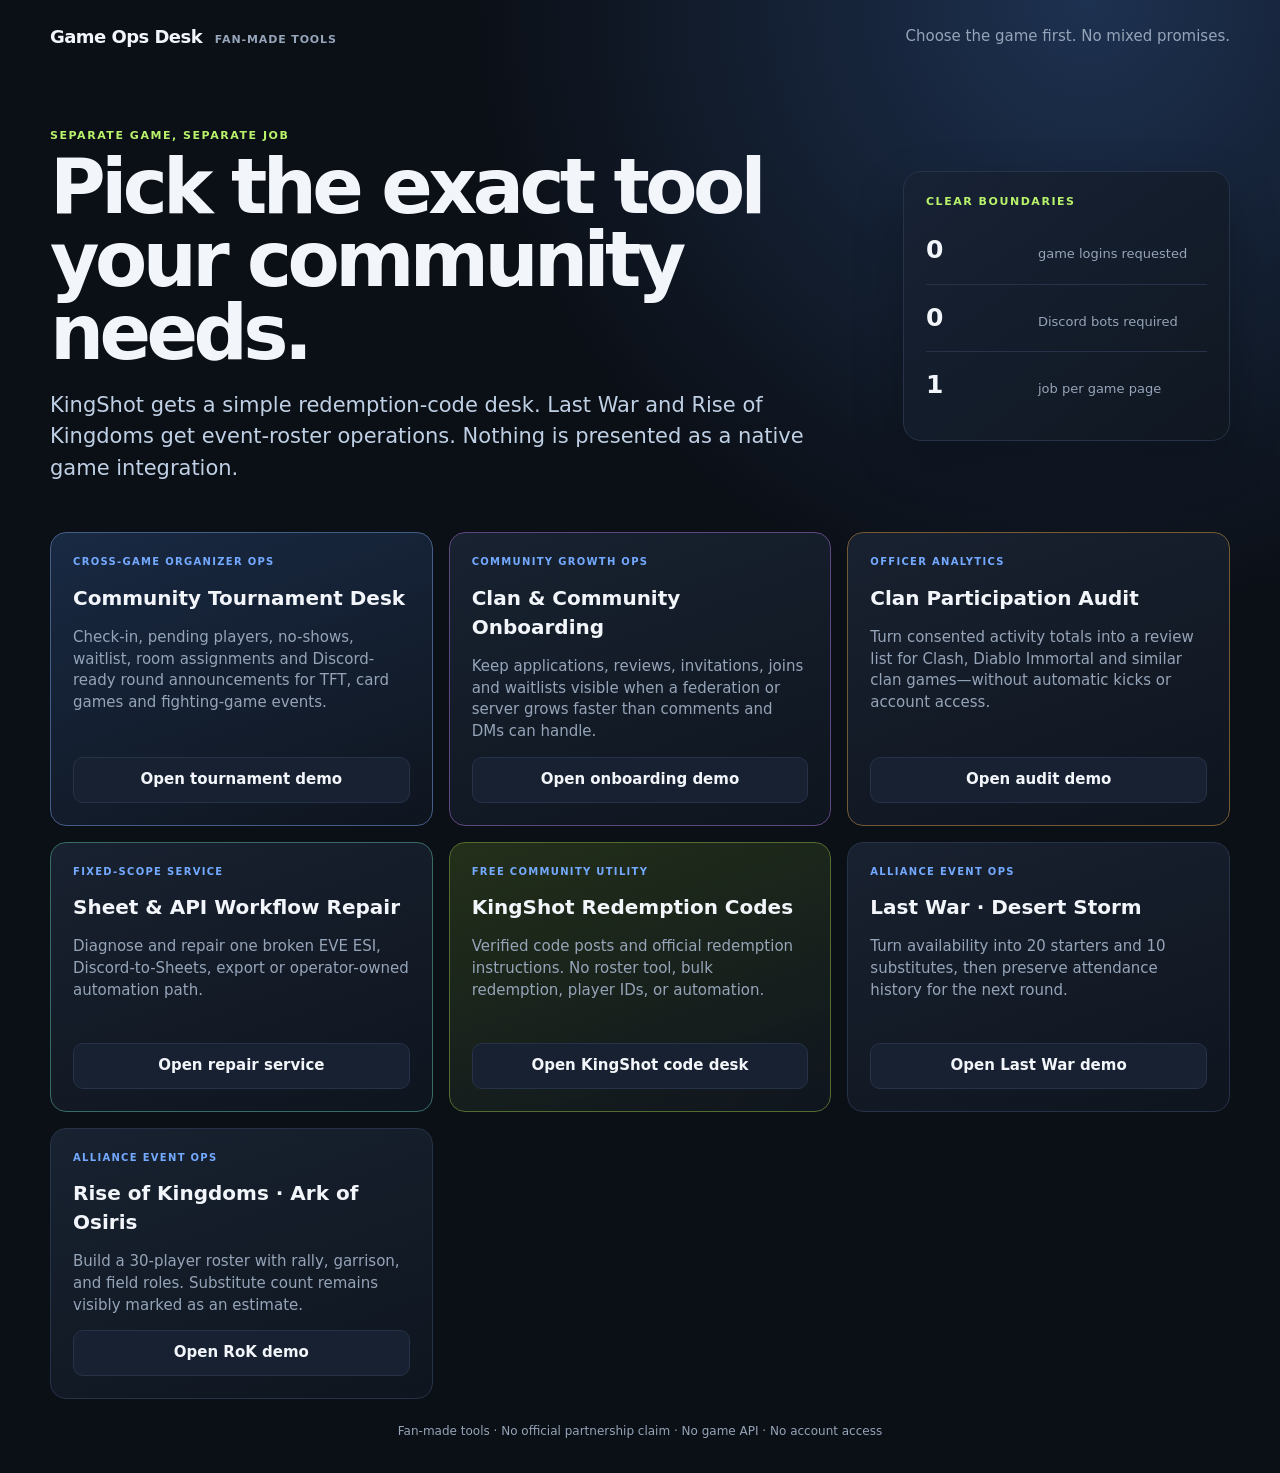
<file: index.html>
<!doctype html>
<html lang="en">
  <head>
    <meta charset="utf-8">
    <meta name="viewport" content="width=device-width, initial-scale=1">
    <title>Game Ops Desk — one clear tool per game</title>
    <link rel="stylesheet" href="./styles.css">
  </head>
  <body>
    <main>
      <header class="topbar">
        <a class="brand" href="./">Game Ops Desk <span>fan-made tools</span></a>
        <span class="muted">Choose the game first. No mixed promises.</span>
      </header>

      <section class="hero hub-hero">
        <div class="hero-copy">
          <span class="eyebrow">Separate game, separate job</span>
          <h1>Pick the exact tool your community needs.</h1>
          <p class="hero-lead">KingShot gets a simple redemption-code desk. Last War and Rise of Kingdoms get event-roster operations. Nothing is presented as a native game integration.</p>
        </div>
        <aside class="outcome-card">
          <span class="eyebrow">Clear boundaries</span>
          <div class="outcome-stat"><strong>0</strong><span>game logins requested</span></div>
          <div class="outcome-stat"><strong>0</strong><span>Discord bots required</span></div>
          <div class="outcome-stat"><strong>1</strong><span>job per game page</span></div>
        </aside>
      </section>

      <section class="product-grid" aria-label="Game tools">
        <article class="product-card tournament-card">
          <span class="product-tag">CROSS-GAME ORGANIZER OPS</span>
          <h2>Community Tournament Desk</h2>
          <p>Check-in, pending players, no-shows, waitlist, room assignments and Discord-ready round announcements for TFT, card games and fighting-game events.</p>
          <a class="button-link" href="./tournament.html">Open tournament demo</a>
        </article>

        <article class="product-card onboarding-card">
          <span class="product-tag">COMMUNITY GROWTH OPS</span>
          <h2>Clan & Community Onboarding</h2>
          <p>Keep applications, reviews, invitations, joins and waitlists visible when a federation or server grows faster than comments and DMs can handle.</p>
          <a class="button-link" href="./onboarding.html">Open onboarding demo</a>
        </article>

        <article class="product-card audit-card">
          <span class="product-tag">OFFICER ANALYTICS</span>
          <h2>Clan Participation Audit</h2>
          <p>Turn consented activity totals into a review list for Clash, Diablo Immortal and similar clan games—without automatic kicks or account access.</p>
          <a class="button-link" href="./audit.html">Open audit demo</a>
        </article>

        <article class="product-card repair-card">
          <span class="product-tag">FIXED-SCOPE SERVICE</span>
          <h2>Sheet & API Workflow Repair</h2>
          <p>Diagnose and repair one broken EVE ESI, Discord-to-Sheets, export or operator-owned automation path.</p>
          <a class="button-link" href="./integration-repair.html">Open repair service</a>
        </article>

        <article class="product-card kingshot-card">
          <span class="product-tag">FREE COMMUNITY UTILITY</span>
          <h2>KingShot Redemption Codes</h2>
          <p>Verified code posts and official redemption instructions. No roster tool, bulk redemption, player IDs, or automation.</p>
          <a class="button-link" href="./kingshot.html">Open KingShot code desk</a>
        </article>

        <article class="product-card">
          <span class="product-tag">ALLIANCE EVENT OPS</span>
          <h2>Last War · Desert Storm</h2>
          <p>Turn availability into 20 starters and 10 substitutes, then preserve attendance history for the next round.</p>
          <a class="button-link" href="./game.html?game=last_war">Open Last War demo</a>
        </article>

        <article class="product-card">
          <span class="product-tag">ALLIANCE EVENT OPS</span>
          <h2>Rise of Kingdoms · Ark of Osiris</h2>
          <p>Build a 30-player roster with rally, garrison, and field roles. Substitute count remains visibly marked as an estimate.</p>
          <a class="button-link" href="./game.html?game=rise_of_kingdoms">Open RoK demo</a>
        </article>
      </section>

      <footer>Fan-made tools · No official partnership claim · No game API · No account access</footer>
    </main>
  </body>
</html>
</file>
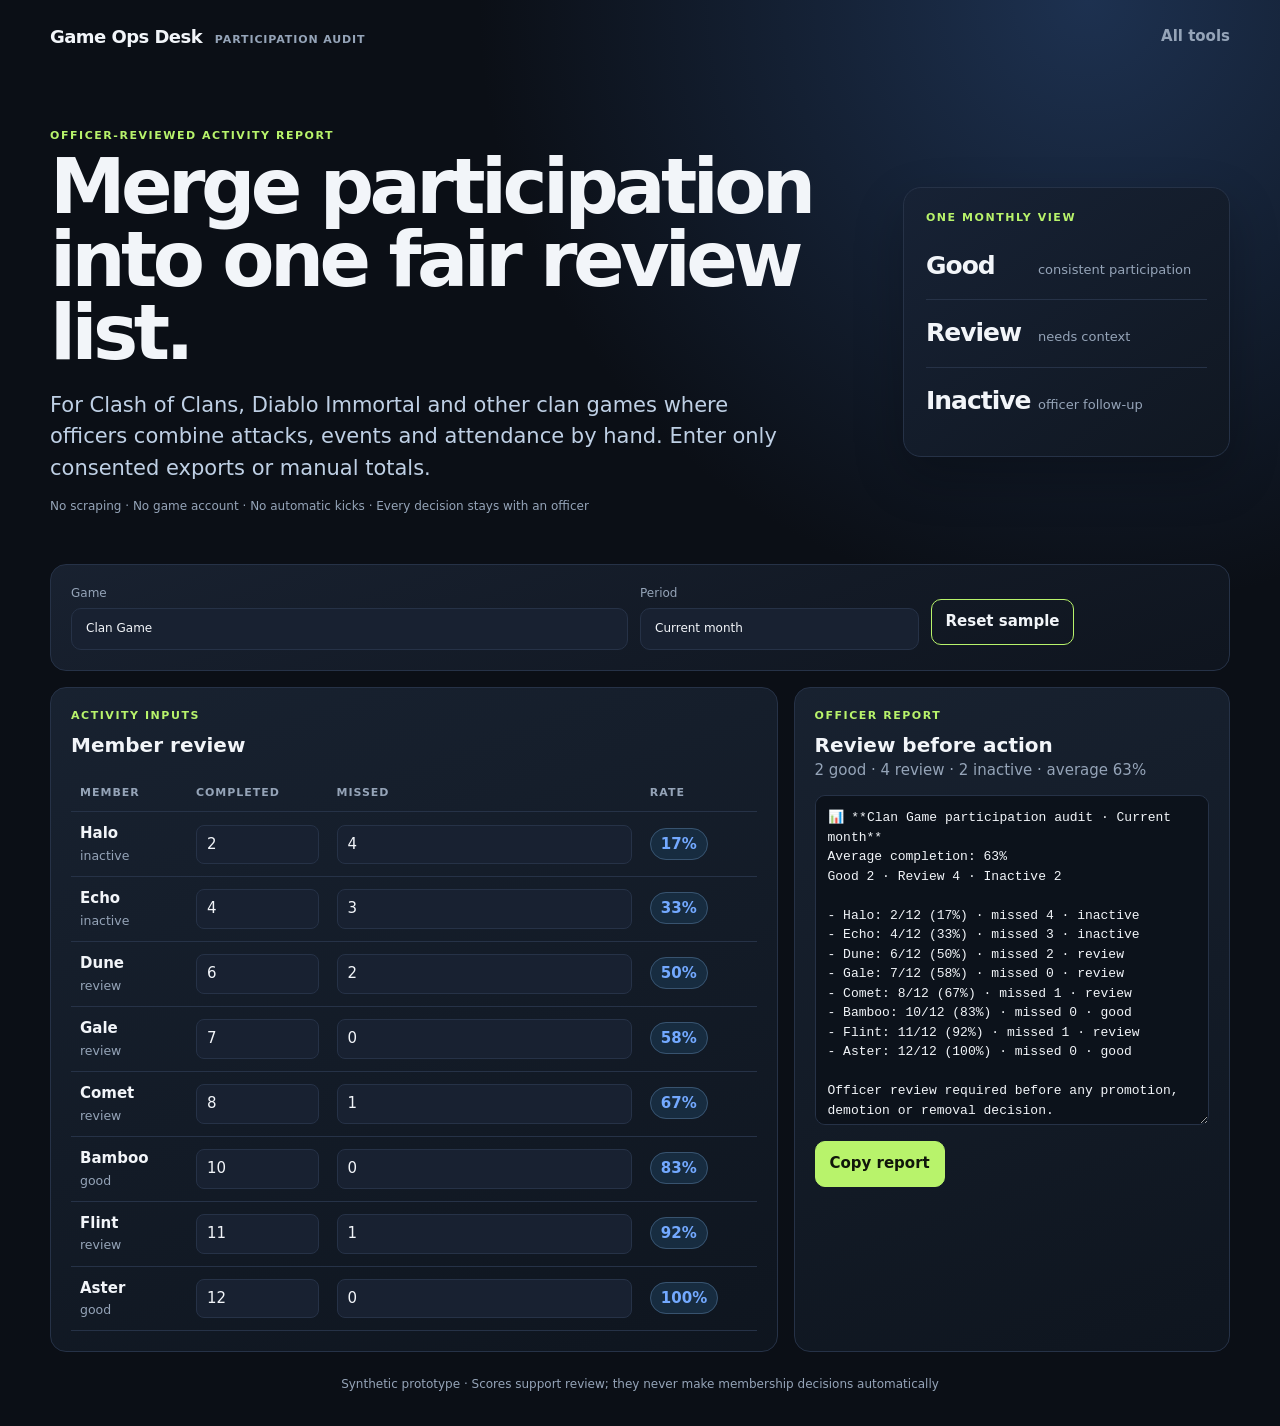
<file: audit.html>
<!doctype html><html lang="en"><head><meta charset="utf-8"><meta name="viewport" content="width=device-width, initial-scale=1"><title>Clan Participation Audit Demo</title><link rel="stylesheet" href="./styles.css"></head><body><main>
  <header class="topbar"><a class="brand" href="./">Game Ops Desk <span>participation audit</span></a><a class="text-link" href="./">All tools</a></header>
  <section class="hero compact-hero"><div class="hero-copy"><span class="eyebrow">Officer-reviewed activity report</span><h1>Merge participation into one fair review list.</h1><p class="hero-lead">For Clash of Clans, Diablo Immortal and other clan games where officers combine attacks, events and attendance by hand. Enter only consented exports or manual totals.</p><p class="trust-line">No scraping · No game account · No automatic kicks · Every decision stays with an officer</p></div><aside class="outcome-card"><span class="eyebrow">One monthly view</span><div class="outcome-stat"><strong>Good</strong><span>consistent participation</span></div><div class="outcome-stat"><strong>Review</strong><span>needs context</span></div><div class="outcome-stat"><strong>Inactive</strong><span>officer follow-up</span></div></aside></section>
  <section class="tournament-controls panel"><label>Game<input id="audit-game" value="Clan Game" maxlength="60"></label><label>Period<input id="audit-period" value="Current month" maxlength="40"></label><div class="data-actions"><button id="reset-audit" class="secondary">Reset sample</button></div></section>
  <section class="layout"><article class="panel"><div class="panel-title"><div><span class="eyebrow">Activity inputs</span><h2>Member review</h2></div></div><div class="table-wrap"><table><thead><tr><th>Member</th><th>Completed</th><th>Missed</th><th>Rate</th></tr></thead><tbody id="audit-rows"></tbody></table></div></article><article class="panel tournament-output-panel"><span class="eyebrow">Officer report</span><h2>Review before action</h2><p id="audit-summary" class="muted"></p><textarea id="audit-output" readonly></textarea><div class="data-actions"><button id="copy-audit">Copy report</button></div></article></section>
  <footer>Synthetic prototype · Scores support review; they never make membership decisions automatically</footer>
</main><script type="module" src="./audit.mjs"></script></body></html>
</file>
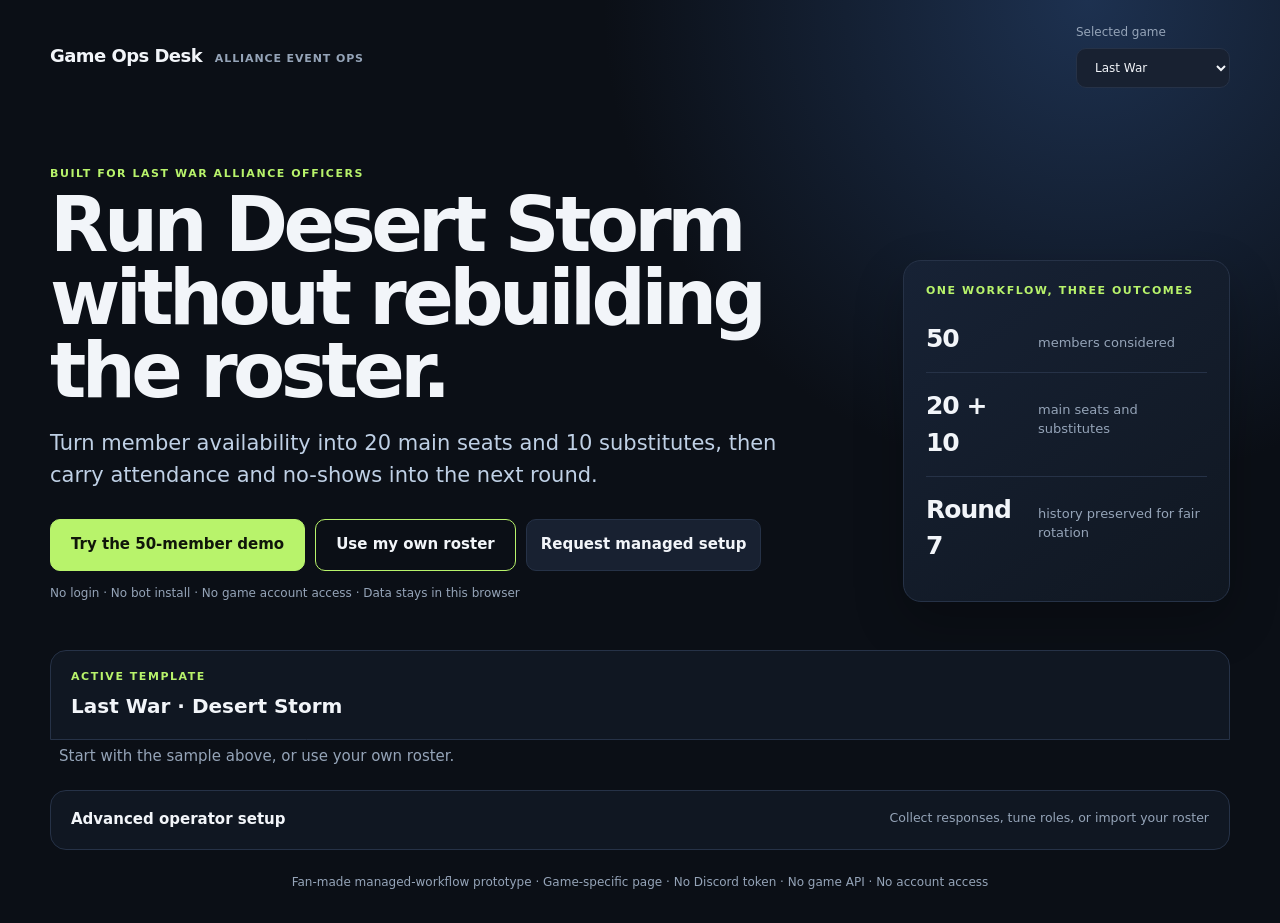
<file: game.html>
<!doctype html>
<html lang="en">
  <head>
    <meta charset="utf-8">
    <meta name="viewport" content="width=device-width, initial-scale=1">
    <title>Alliance Event Ops — game-specific roster demo</title>
    <link rel="stylesheet" href="./styles.css">
  </head>
  <body>
    <main>
      <header class="topbar">
        <a class="brand" href="./">Game Ops Desk <span>alliance event ops</span></a>
        <label class="game-picker">Selected game<select id="game"><option value="last_war">Last War</option><option value="rise_of_kingdoms">Rise of Kingdoms</option></select></label>
      </header>

      <section class="hero">
        <div class="hero-copy">
          <span class="eyebrow" id="hero-eyebrow">Built for Last War R4/R5 officers</span>
          <h1 id="hero-title">Build a fair Desert Storm roster in 30 seconds.</h1>
          <p class="hero-lead" id="hero-lead">Turn member availability into 20 starters and 10 substitutes—then carry attendance and no-shows into the next round automatically.</p>
          <div class="hero-actions">
            <button id="try-demo">Try the 50-member demo</button>
            <button id="open-setup" class="secondary">Use my own roster</button>
            <a id="request-setup" class="button-link" href="https://github.com/Whitening-Sinabro/alliance-ops-demo/issues/new?title=Alliance%20setup%20request&amp;body=Game%3A%0AEvent%3A%0AApproximate%20roster%20size%3A%0ACurrent%20tool%3A%0AManual%20failure%20to%20remove%3A%0A%0ADo%20not%20include%20player%20IDs%20or%20personal%20data." target="_blank" rel="noreferrer">Request managed setup</a>
          </div>
          <p class="trust-line">No login · No bot install · No game account access · Data stays in this browser</p>
        </div>
        <aside class="outcome-card" aria-label="Demo outcome">
          <span class="eyebrow">One workflow, three outcomes</span>
          <div class="outcome-stat"><strong id="outcome-members">50</strong><span>members considered</span></div>
          <div class="outcome-stat"><strong id="outcome-capacity">20 + 10</strong><span>main seats and substitutes</span></div>
          <div class="outcome-stat"><strong id="outcome-round">Round 7</strong><span>history preserved for fair rotation</span></div>
        </aside>
      </section>

      <section class="toolbar" id="workflow">
        <div><span class="eyebrow">Active template</span><h2 id="event-title"></h2></div>
        <div class="actions"><button id="generate">Generate fair roster</button><button id="attendance" class="secondary" disabled>Record attendance</button><button id="reset-state" class="danger">Clear local data</button></div>
      </section>

      <div id="storage-status" class="muted storage-status" role="status" aria-live="polite"></div>

      <section class="layout" id="roster-workspace">
        <article class="panel signups">
        <div class="panel-title"><div><span class="eyebrow">Step 1</span><h2>Availability</h2></div><span class="muted">Browser-local roster</span></div>
          <div class="table-wrap"><table><thead><tr><th>In</th><th>Member</th><th>Power</th><th>Roles</th><th>Picked</th><th>No-show</th></tr></thead><tbody id="signup-body"></tbody></table></div>
        </article>
        <article class="panel" id="roster-panel"></article>
      </section>

      <details class="advanced-panel" id="advanced-setup">
        <summary><span><strong>Advanced operator setup</strong><small>Collect responses, tune roles, or import your roster</small></span></summary>
        <details class="data-panel event-policy-panel">
          <summary>Configure the event</summary>
          <p>Confirm changing event values with an officer instead of treating this browser workflow as a native game integration.</p>
          <div id="event-policy-fields" class="event-policy-fields"></div>
          <div class="data-actions"><button id="apply-event-policy">Save event settings</button><button id="reset-event-policy" class="secondary">Restore sample defaults</button><span id="event-policy-status" class="muted inline-status" role="status" aria-live="polite"></span></div>
        </details>
        <details class="data-panel intake-panel">
          <summary>Collect member availability</summary>
          <p>Create a one-line response slip for a member, then paste collected slips into the officer box. Slips are round- and game-specific but not identity-authenticated; the officer must review them.</p>
          <div class="intake-grid">
            <section>
              <h3>Member · create response</h3>
              <div class="field-row">
                <label>Member<select id="response-member" aria-label="Response member"></select></label>
                <label>Availability<select id="response-availability" aria-label="Response availability"><option value="in">Available</option><option value="out">Unavailable</option></select></label>
              </div>
              <button id="create-response" class="secondary">Create response slip</button>
              <textarea id="response-output" readonly spellcheck="false" aria-label="Generated response slip"></textarea>
            </section>
            <section>
              <h3>Officer · apply responses</h3>
              <textarea id="response-batch" spellcheck="false" aria-label="Collected response slips" placeholder="Paste one AO1 response slip per line"></textarea>
              <div class="data-actions"><button id="apply-responses">Apply responses</button><button id="clear-availability" class="secondary">Clear availability</button></div>
            </section>
          </div>
          <div id="intake-status" class="muted inline-status" role="status" aria-live="polite"></div>
        </details>

        <details class="data-panel role-policy-panel">
          <summary>Set required roles</summary>
          <p>Set the minimum main-roster seats for each role. Event capacity and substitute limits stay fixed.</p>
          <div id="role-policy-fields" class="role-policy-fields"></div>
          <div class="data-actions"><button id="apply-role-policy">Save role policy</button><button id="reset-role-policy" class="secondary">Restore template defaults</button><span id="role-policy-status" class="muted inline-status" role="status" aria-live="polite"></span></div>
        </details>

        <details class="data-panel" id="roster-import">
          <summary>Import or export a roster CSV</summary>
          <p>Required columns: <code>id,name</code>. Roles use <code>|</code>, for example <code>rally_lead|defense</code>.</p>
          <textarea id="csv-input" spellcheck="false" aria-label="Roster CSV"></textarea>
          <div class="data-actions"><button id="import-csv">Import CSV</button><button id="export-csv" class="secondary">Export CSV</button><button id="load-sample" class="secondary">Reset to sample</button><span id="csv-status" class="muted inline-status"></span></div>
        </details>
      </details>

      <footer>Fan-made managed-workflow prototype · Game-specific page · No Discord token · No game API · No account access</footer>
    </main>
    <script type="module" src="./app.mjs"></script>
  </body>
</html>
</file>
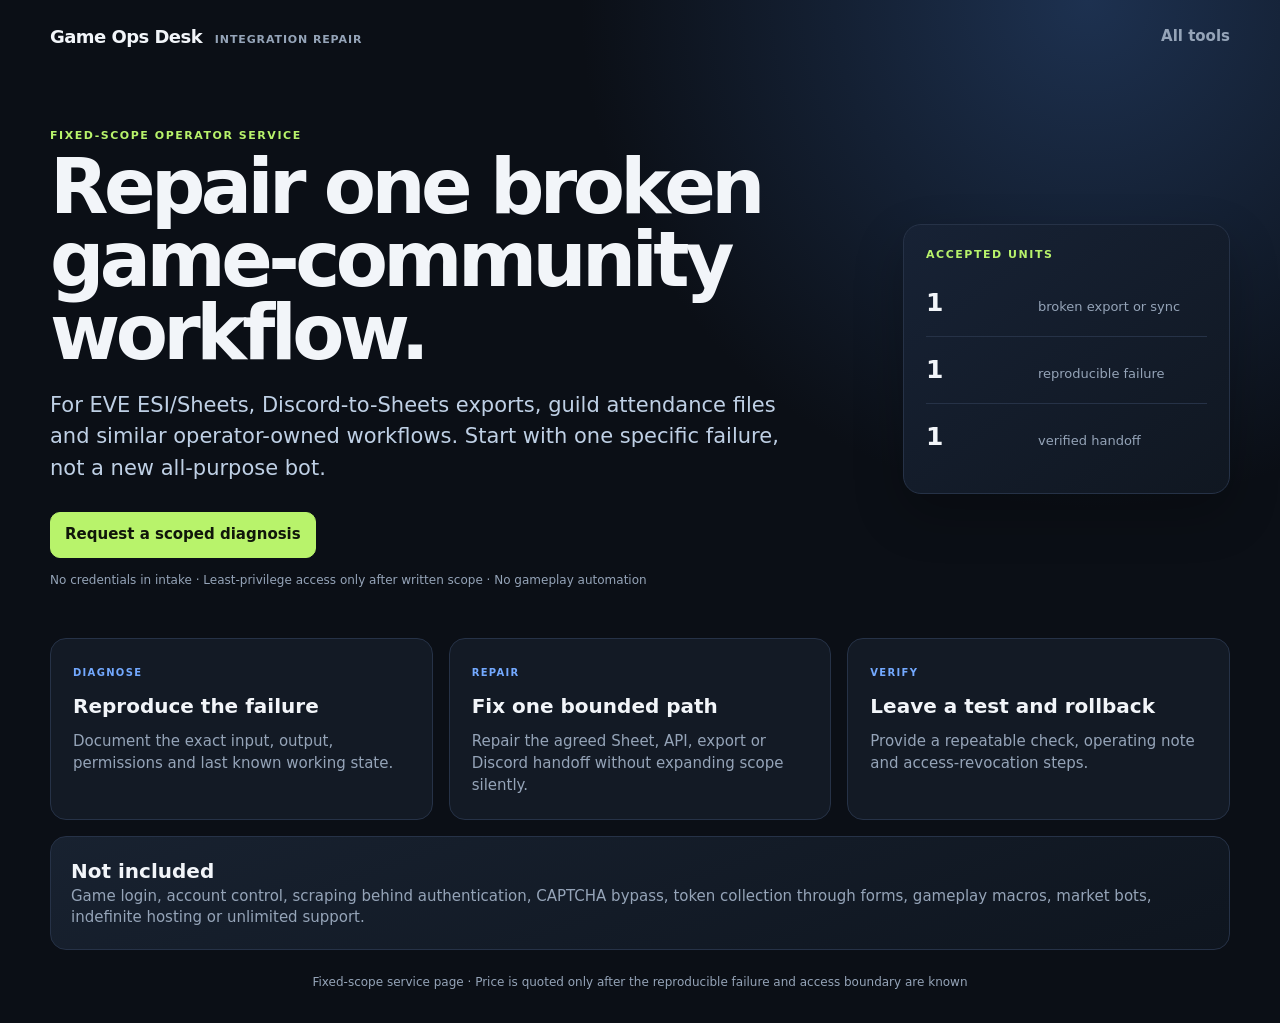
<file: integration-repair.html>
<!doctype html><html lang="en"><head><meta charset="utf-8"><meta name="viewport" content="width=device-width, initial-scale=1"><title>Game Community Sheet & API Repair</title><link rel="stylesheet" href="./styles.css"></head><body><main>
  <header class="topbar"><a class="brand" href="./">Game Ops Desk <span>integration repair</span></a><a class="text-link" href="./">All tools</a></header>
  <section class="hero compact-hero"><div class="hero-copy"><span class="eyebrow">Fixed-scope operator service</span><h1>Repair one broken game-community workflow.</h1><p class="hero-lead">For EVE ESI/Sheets, Discord-to-Sheets exports, guild attendance files and similar operator-owned workflows. Start with one specific failure, not a new all-purpose bot.</p><div class="hero-actions"><a class="button-link primary-link" href="https://github.com/Whitening-Sinabro/alliance-ops-demo/issues/new?title=Game%20community%20workflow%20repair&amp;body=Game%20or%20community%3A%0ACurrent%20tool%3A%0AExact%20failure%3A%0AExpected%20result%3A%0ALast%20time%20it%20worked%3A%0A%0ADo%20not%20include%20tokens%2C%20passwords%2C%20player%20IDs%20or%20private%20data." target="_blank" rel="noreferrer">Request a scoped diagnosis</a></div><p class="trust-line">No credentials in intake · Least-privilege access only after written scope · No gameplay automation</p></div><aside class="outcome-card"><span class="eyebrow">Accepted units</span><div class="outcome-stat"><strong>1</strong><span>broken export or sync</span></div><div class="outcome-stat"><strong>1</strong><span>reproducible failure</span></div><div class="outcome-stat"><strong>1</strong><span>verified handoff</span></div></aside></section>
  <section class="service-grid"><article><span class="product-tag">DIAGNOSE</span><h2>Reproduce the failure</h2><p>Document the exact input, output, permissions and last known working state.</p></article><article><span class="product-tag">REPAIR</span><h2>Fix one bounded path</h2><p>Repair the agreed Sheet, API, export or Discord handoff without expanding scope silently.</p></article><article><span class="product-tag">VERIFY</span><h2>Leave a test and rollback</h2><p>Provide a repeatable check, operating note and access-revocation steps.</p></article></section>
  <section class="panel boundary-panel"><h2>Not included</h2><p>Game login, account control, scraping behind authentication, CAPTCHA bypass, token collection through forms, gameplay macros, market bots, indefinite hosting or unlimited support.</p></section>
  <footer>Fixed-scope service page · Price is quoted only after the reproducible failure and access boundary are known</footer>
</main></body></html>
</file>
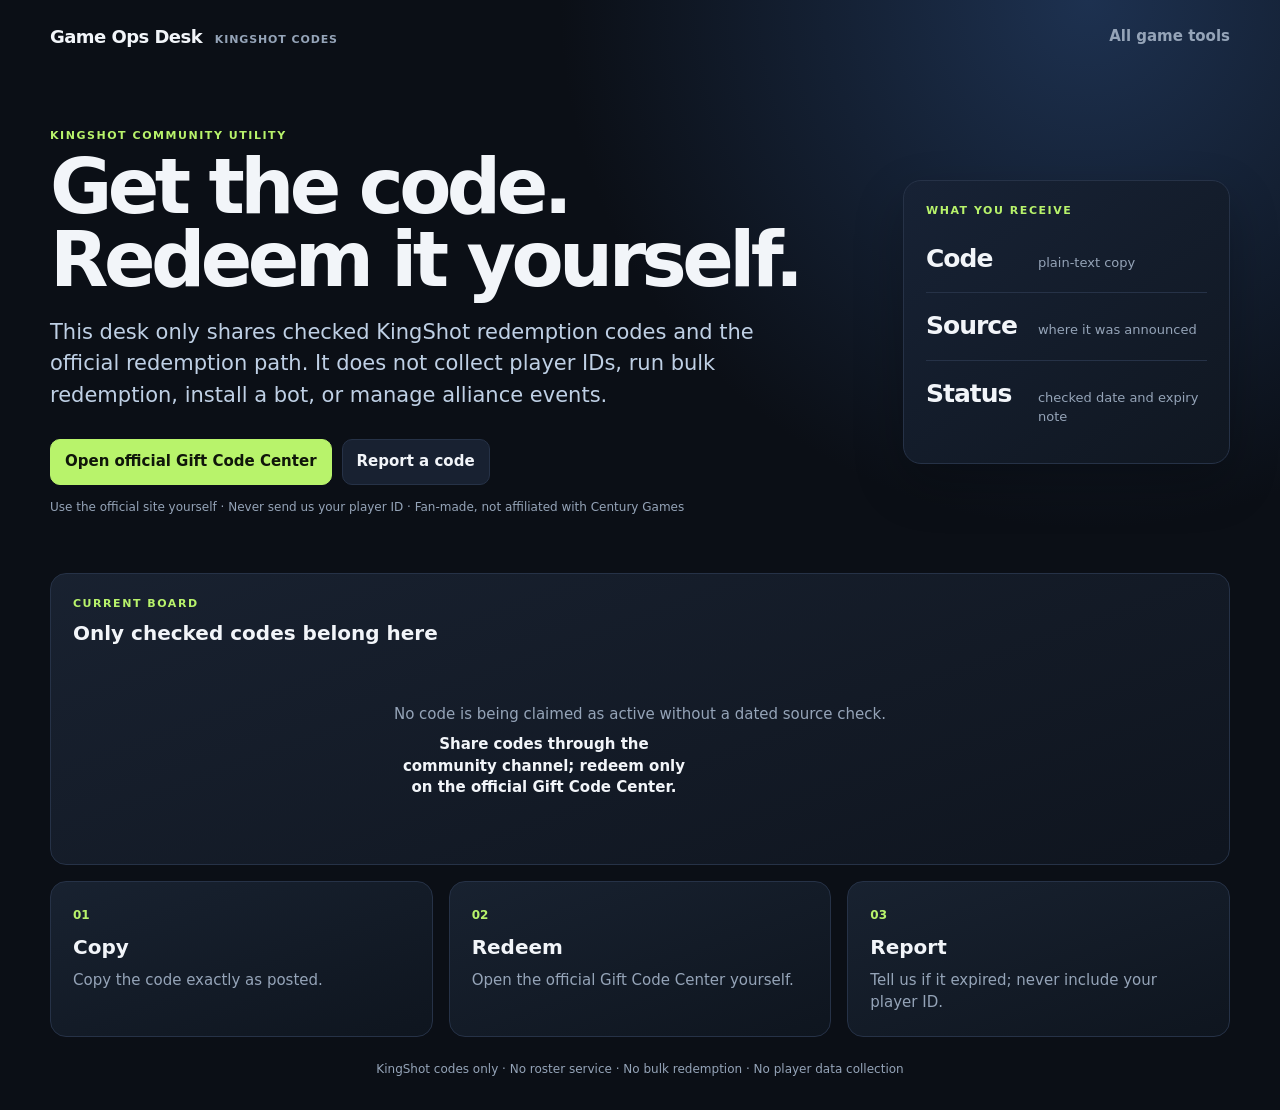
<file: kingshot.html>
<!doctype html>
<html lang="en">
  <head>
    <meta charset="utf-8">
    <meta name="viewport" content="width=device-width, initial-scale=1">
    <title>KingShot Redemption Code Desk</title>
    <link rel="stylesheet" href="./styles.css">
  </head>
  <body>
    <main>
      <header class="topbar">
        <a class="brand" href="./">Game Ops Desk <span>KingShot codes</span></a>
        <a class="text-link" href="./">All game tools</a>
      </header>

      <section class="hero code-hero">
        <div class="hero-copy">
          <span class="eyebrow">KingShot community utility</span>
          <h1>Get the code. Redeem it yourself.</h1>
          <p class="hero-lead">This desk only shares checked KingShot redemption codes and the official redemption path. It does not collect player IDs, run bulk redemption, install a bot, or manage alliance events.</p>
          <div class="hero-actions">
            <a class="button-link primary-link" href="https://ks-giftcode.centurygame.com/" target="_blank" rel="noreferrer">Open official Gift Code Center</a>
            <a class="button-link" href="https://github.com/Whitening-Sinabro/alliance-ops-demo/issues/new?title=KingShot%20code%20report&amp;body=Code%3A%0ASource%20link%3A%0AWhat%20happened%20when%20you%20tried%20it%3A%0A%0ADo%20not%20include%20your%20player%20ID%20or%20personal%20data." target="_blank" rel="noreferrer">Report a code</a>
          </div>
          <p class="trust-line">Use the official site yourself · Never send us your player ID · Fan-made, not affiliated with Century Games</p>
        </div>
        <aside class="outcome-card">
          <span class="eyebrow">What you receive</span>
          <div class="outcome-stat"><strong>Code</strong><span>plain-text copy</span></div>
          <div class="outcome-stat"><strong>Source</strong><span>where it was announced</span></div>
          <div class="outcome-stat"><strong>Status</strong><span>checked date and expiry note</span></div>
        </aside>
      </section>

      <section class="code-board">
        <div class="panel-title"><div><span class="eyebrow">Current board</span><h2>Only checked codes belong here</h2></div></div>
        <div class="empty code-empty">
          <span>No code is being claimed as active without a dated source check.</span>
          <strong>Share codes through the community channel; redeem only on the official Gift Code Center.</strong>
        </div>
      </section>

      <section class="steps-grid" aria-label="How it works">
        <article><span>01</span><h2>Copy</h2><p>Copy the code exactly as posted.</p></article>
        <article><span>02</span><h2>Redeem</h2><p>Open the official Gift Code Center yourself.</p></article>
        <article><span>03</span><h2>Report</h2><p>Tell us if it expired; never include your player ID.</p></article>
      </section>

      <footer>KingShot codes only · No roster service · No bulk redemption · No player data collection</footer>
    </main>
  </body>
</html>
</file>
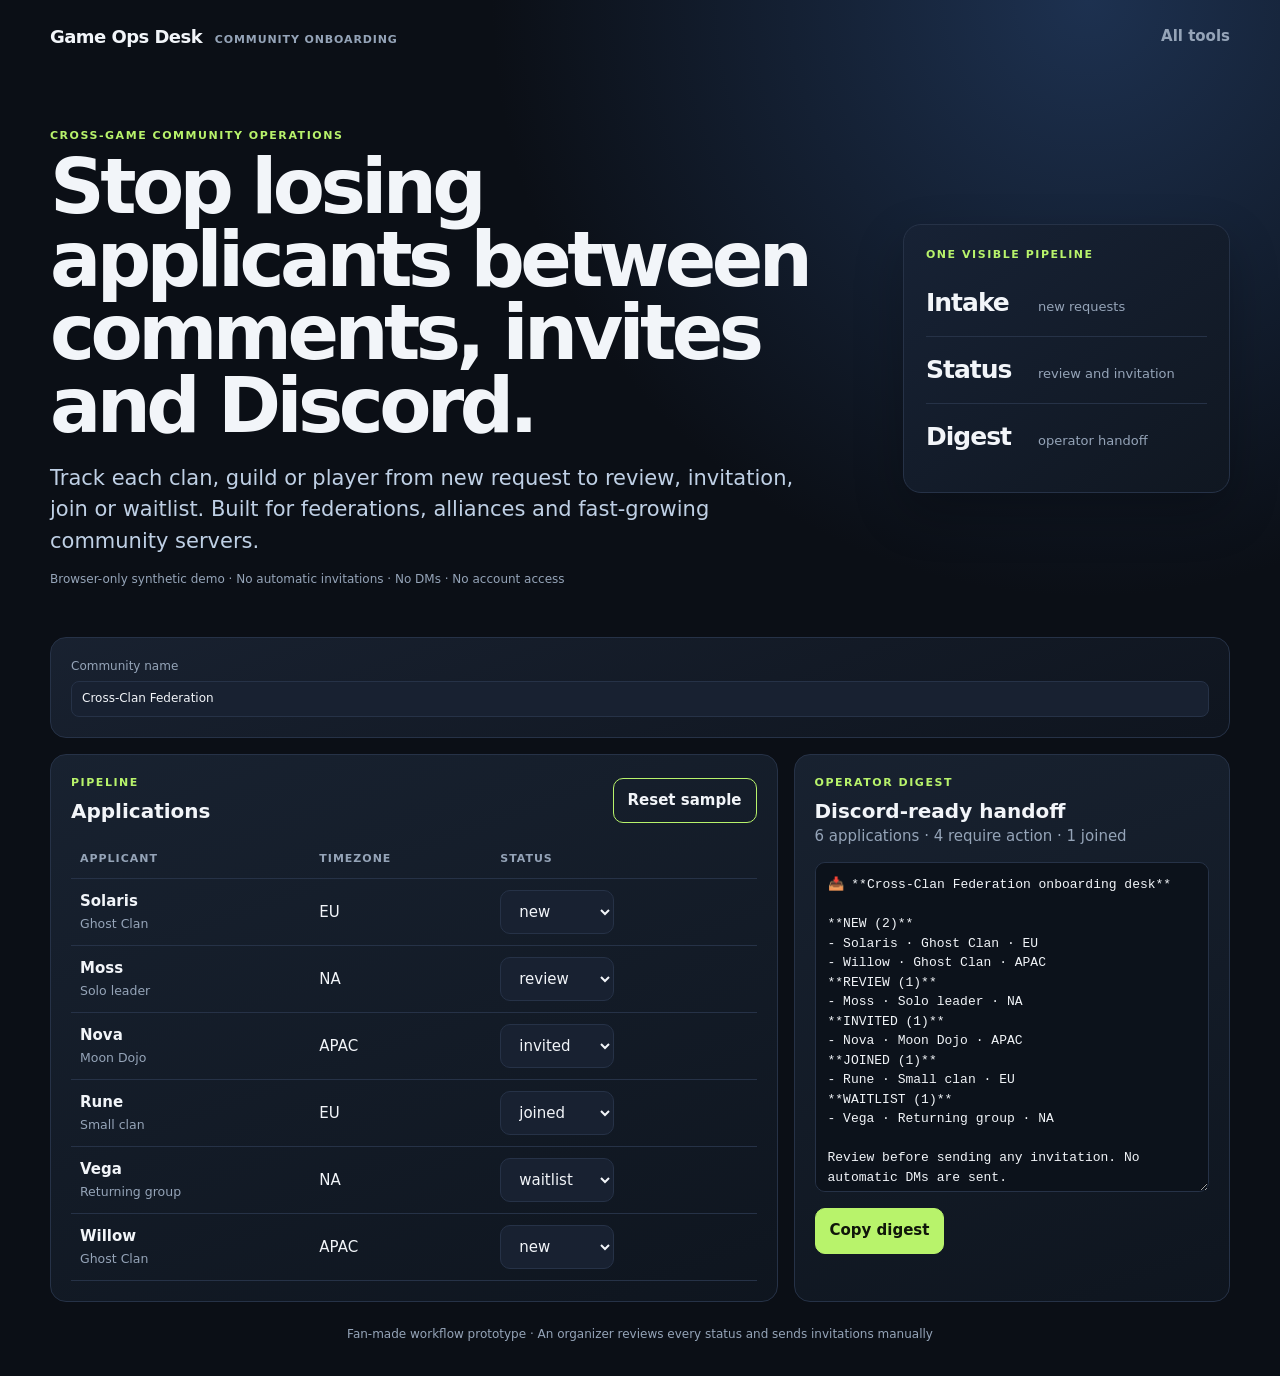
<file: onboarding.html>
<!doctype html><html lang="en"><head><meta charset="utf-8"><meta name="viewport" content="width=device-width, initial-scale=1"><title>Clan & Community Onboarding Desk</title><link rel="stylesheet" href="./styles.css"></head><body><main>
  <header class="topbar"><a class="brand" href="./">Game Ops Desk <span>community onboarding</span></a><a class="text-link" href="./">All tools</a></header>
  <section class="hero compact-hero"><div class="hero-copy"><span class="eyebrow">Cross-game community operations</span><h1>Stop losing applicants between comments, invites and Discord.</h1><p class="hero-lead">Track each clan, guild or player from new request to review, invitation, join or waitlist. Built for federations, alliances and fast-growing community servers.</p><p class="trust-line">Browser-only synthetic demo · No automatic invitations · No DMs · No account access</p></div><aside class="outcome-card"><span class="eyebrow">One visible pipeline</span><div class="outcome-stat"><strong>Intake</strong><span>new requests</span></div><div class="outcome-stat"><strong>Status</strong><span>review and invitation</span></div><div class="outcome-stat"><strong>Digest</strong><span>operator handoff</span></div></aside></section>
  <section class="panel single-control"><label>Community name<input id="community-name" value="Cross-Clan Federation" maxlength="80"></label></section>
  <section class="layout"><article class="panel"><div class="panel-title"><div><span class="eyebrow">Pipeline</span><h2>Applications</h2></div><button id="reset-onboarding" class="secondary">Reset sample</button></div><div class="table-wrap"><table><thead><tr><th>Applicant</th><th>Timezone</th><th>Status</th></tr></thead><tbody id="application-rows"></tbody></table></div></article><article class="panel tournament-output-panel"><span class="eyebrow">Operator digest</span><h2>Discord-ready handoff</h2><p id="onboarding-summary" class="muted"></p><textarea id="onboarding-output" readonly></textarea><div class="data-actions"><button id="copy-onboarding">Copy digest</button></div></article></section>
  <footer>Fan-made workflow prototype · An organizer reviews every status and sends invitations manually</footer>
</main><script type="module" src="./onboarding.mjs"></script></body></html>
</file>
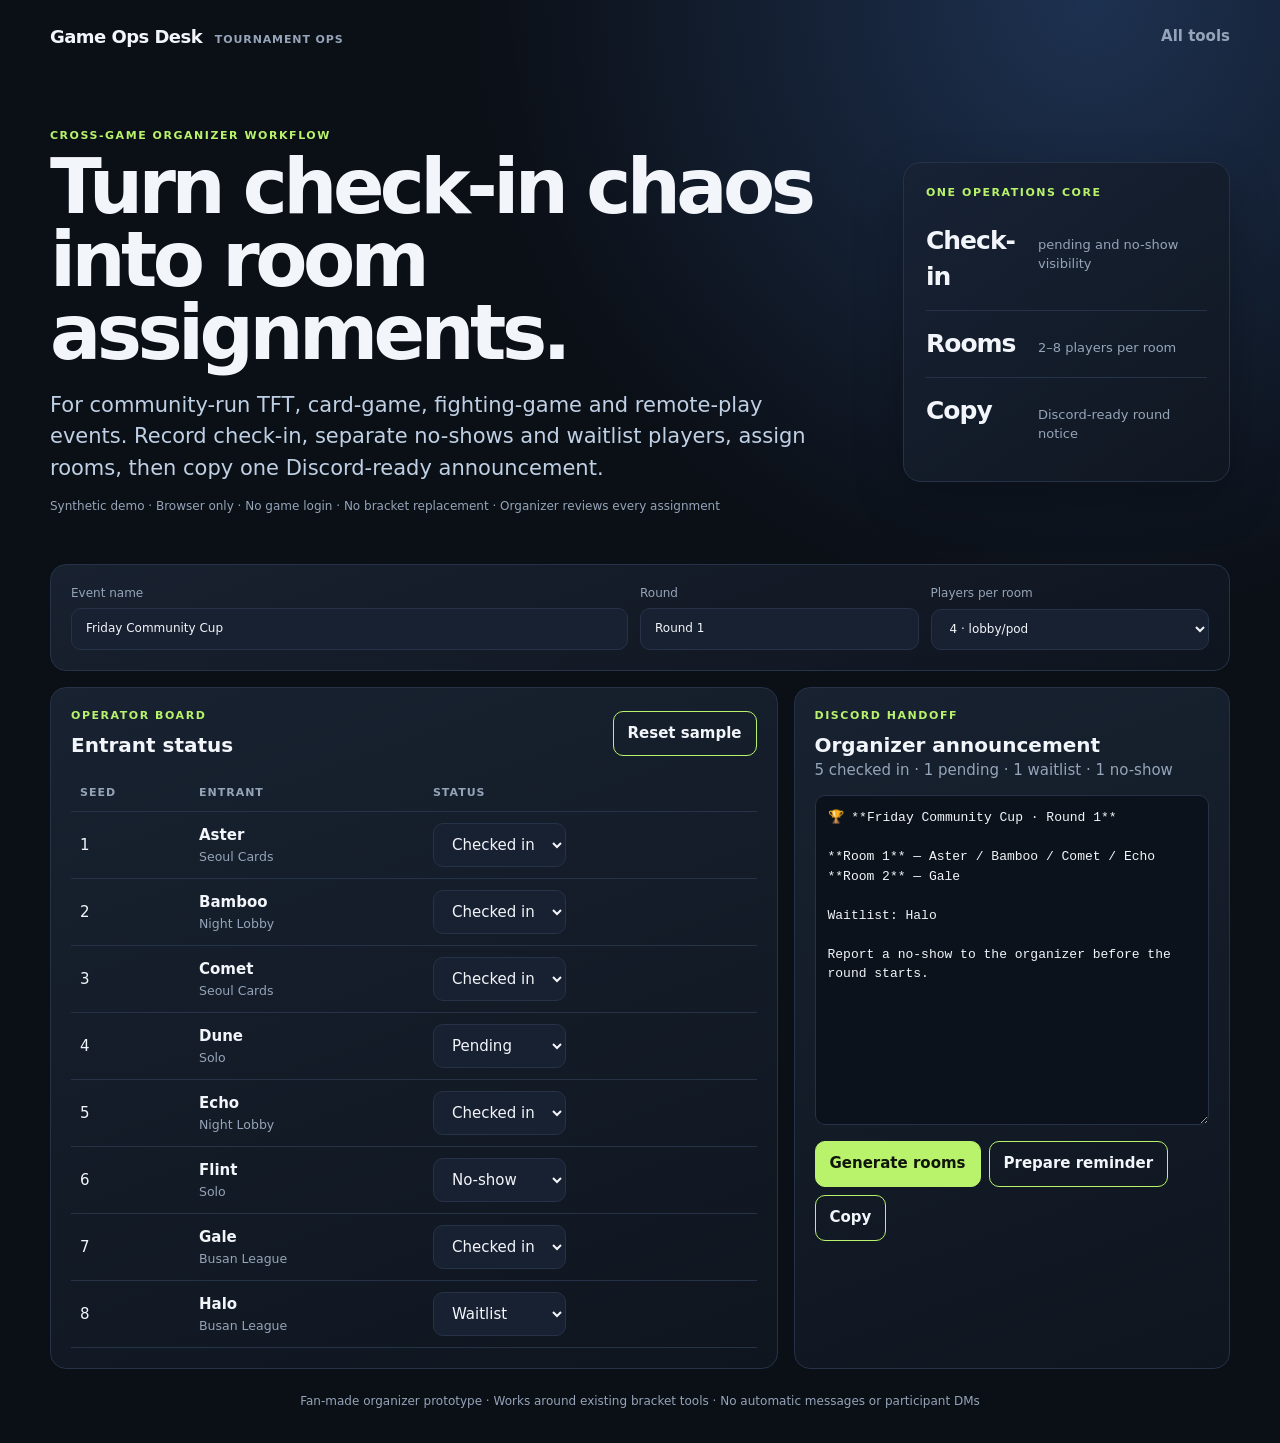
<file: tournament.html>
<!doctype html>
<html lang="en">
  <head><meta charset="utf-8"><meta name="viewport" content="width=device-width, initial-scale=1"><title>Community Tournament Ops Demo</title><link rel="stylesheet" href="./styles.css"></head>
  <body><main>
    <header class="topbar"><a class="brand" href="./">Game Ops Desk <span>tournament ops</span></a><a class="text-link" href="./">All tools</a></header>
    <section class="hero tournament-hero"><div class="hero-copy"><span class="eyebrow">Cross-game organizer workflow</span><h1>Turn check-in chaos into room assignments.</h1><p class="hero-lead">For community-run TFT, card-game, fighting-game and remote-play events. Record check-in, separate no-shows and waitlist players, assign rooms, then copy one Discord-ready announcement.</p><p class="trust-line">Synthetic demo · Browser only · No game login · No bracket replacement · Organizer reviews every assignment</p></div><aside class="outcome-card"><span class="eyebrow">One operations core</span><div class="outcome-stat"><strong>Check-in</strong><span>pending and no-show visibility</span></div><div class="outcome-stat"><strong>Rooms</strong><span>2–8 players per room</span></div><div class="outcome-stat"><strong>Copy</strong><span>Discord-ready round notice</span></div></aside></section>
    <section class="tournament-controls panel"><label>Event name<input id="tournament-name" value="Friday Community Cup" maxlength="80"></label><label>Round<input id="round-name" value="Round 1" maxlength="40"></label><label>Players per room<select id="room-size"><option value="2">2 · head-to-head</option><option value="4" selected>4 · lobby/pod</option><option value="8">8 · TFT lobby</option></select></label></section>
    <section class="layout tournament-layout"><article class="panel"><div class="panel-title"><div><span class="eyebrow">Operator board</span><h2>Entrant status</h2></div><button id="reset-tournament" class="secondary">Reset sample</button></div><div class="table-wrap"><table><thead><tr><th>Seed</th><th>Entrant</th><th>Status</th></tr></thead><tbody id="entrant-rows"></tbody></table></div></article><article class="panel tournament-output-panel"><span class="eyebrow">Discord handoff</span><h2>Organizer announcement</h2><p id="tournament-summary" class="muted"></p><textarea id="tournament-output" readonly aria-label="Tournament announcement"></textarea><div class="data-actions"><button id="generate-rooms">Generate rooms</button><button id="checkin-reminder" class="secondary">Prepare reminder</button><button id="copy-tournament-output" class="secondary">Copy</button></div></article></section>
    <footer>Fan-made organizer prototype · Works around existing bracket tools · No automatic messages or participant DMs</footer>
  </main><script type="module" src="./tournament.mjs"></script></body>
</html>
</file>
<file: styles.css>
:root { color-scheme: dark; --bg:#0b0f16; --panel:#131a25; --line:#263247; --text:#f2f5f9; --muted:#95a4b8; --lime:#b8f36b; --blue:#73a9ff; --warn:#ffcf70; }
* { box-sizing: border-box; }
[hidden] { display:none !important; }
body { margin:0; min-height:100vh; background:radial-gradient(circle at 85% 0%,#1d3150 0,transparent 34%),var(--bg); color:var(--text); font:15px/1.45 Inter,ui-sans-serif,system-ui,sans-serif; }
main { width:min(1180px,calc(100% - 32px)); margin:auto; padding:24px 0 32px; }
header,.toolbar,.panel-title,.roster-head { display:flex; align-items:center; justify-content:space-between; gap:20px; }
.topbar { margin-bottom:22px; }
.brand { color:var(--text); font-size:18px; font-weight:900; text-decoration:none; letter-spacing:-.03em; }.brand span { color:var(--muted); font-size:11px; font-weight:700; letter-spacing:.08em; text-transform:uppercase; margin-left:7px; }
h1,h2,h3,p { margin:0; } h1 { max-width:780px; font-size:clamp(42px,6vw,76px); letter-spacing:-.06em; line-height:.96; } h2 { font-size:20px; } h3 { font-size:13px; color:var(--muted); text-transform:uppercase; letter-spacing:.12em; margin-bottom:12px; }
.muted { color:var(--muted); }.eyebrow { color:var(--lime); font-size:11px; font-weight:800; letter-spacing:.14em; text-transform:uppercase; display:block; margin-bottom:7px; }
.hero { display:grid; grid-template-columns:minmax(0,1.6fr) minmax(280px,.65fr); gap:48px; align-items:end; padding:56px 0 48px; }.hero-lead { max-width:760px; color:#bfd0e5; font-size:clamp(17px,2vw,21px); line-height:1.5; margin-top:20px; }.hero-actions { display:flex; gap:10px; flex-wrap:wrap; margin-top:28px; }.hero-actions button { padding:14px 20px; }.trust-line { color:var(--muted); font-size:12px; margin-top:14px; }
.outcome-card { border:1px solid var(--line); border-radius:18px; background:linear-gradient(145deg,#172235,#101721); padding:22px; box-shadow:0 20px 50px rgba(0,0,0,.24); }.outcome-stat { display:grid; grid-template-columns:100px 1fr; align-items:baseline; gap:12px; padding:15px 0; border-bottom:1px solid var(--line); }.outcome-stat:last-child { border-bottom:0; }.outcome-stat strong { color:var(--text); font-size:25px; letter-spacing:-.04em; }.outcome-stat span { color:var(--muted); font-size:13px; }
.game-picker { display:grid; gap:7px; color:var(--muted); font-size:12px; }
select,button,.button-link { border:1px solid var(--line); border-radius:10px; background:#182131; color:var(--text); padding:11px 14px; font:inherit; }
button { background:var(--lime); border-color:var(--lime); color:#10160a; font-weight:800; cursor:pointer; } button.secondary { background:transparent; color:var(--text); } button:disabled { opacity:.35; cursor:not-allowed; }
.button-link { display:inline-flex; align-items:center; justify-content:center; color:var(--text); text-decoration:none; font-weight:800; }
.primary-link { background:var(--lime); border-color:var(--lime); color:#10160a; }
.text-link { color:var(--muted); text-decoration:none; font-weight:700; }
.text-link:hover { color:var(--text); }
button.danger { background:transparent; border-color:#75434a; color:#ffadb6; }
.toolbar { border:1px solid var(--line); border-radius:16px 16px 0 0; padding:18px 20px; background:rgba(19,26,37,.84); backdrop-filter:blur(12px); }.actions { display:flex; gap:9px; flex-wrap:wrap; }
.storage-status { display:block; border:1px solid var(--line); border-top:0; padding:10px 20px; background:#0e151f; }
.scale-note { display:block; color:var(--muted); font-size:12px; margin-top:8px; }.scale-note.estimate,.scale-note.custom { color:var(--warn); }
.advanced-panel { margin-top:16px; border:1px solid var(--line); border-radius:16px; overflow:hidden; background:#101722; }.advanced-panel > summary { cursor:pointer; list-style:none; padding:18px 20px; }.advanced-panel > summary::-webkit-details-marker { display:none; }.advanced-panel > summary span { display:flex; justify-content:space-between; gap:16px; }.advanced-panel > summary small { color:var(--muted); font-weight:500; }.data-panel { border:0; border-top:1px solid var(--line); background:#101722; padding:14px 20px; }.data-panel summary { cursor:pointer; font-weight:800; }.data-panel p { color:var(--muted); margin:10px 0; }.data-panel textarea,.announcement textarea { width:100%; min-height:150px; resize:vertical; border:1px solid var(--line); border-radius:10px; background:#0c121b; color:var(--text); padding:12px; font:12px/1.45 ui-monospace,SFMono-Regular,Consolas,monospace; }.data-actions { display:flex; gap:8px; align-items:center; flex-wrap:wrap; margin-top:9px; }.inline-status { padding:6px 9px; margin:0; }
.intake-grid { display:grid; grid-template-columns:1fr 1fr; gap:16px; margin-top:14px; }.intake-grid section { border:1px solid var(--line); border-radius:12px; padding:14px; background:#0d141e; }.intake-grid textarea { min-height:72px; margin-top:10px; }.field-row { display:grid; grid-template-columns:1fr 160px; gap:9px; margin-bottom:9px; }.field-row label { color:var(--muted); font-size:12px; display:grid; gap:5px; }.field-row select { width:100%; }.intake-panel #intake-status { display:block; margin-top:10px; }
.role-policy-fields { display:flex; gap:10px; flex-wrap:wrap; margin-top:12px; }.role-policy-fields label { display:grid; gap:5px; min-width:150px; color:var(--muted); font-size:12px; }.role-policy-fields input { border:1px solid var(--line); border-radius:10px; background:#182131; color:var(--text); padding:10px 12px; font:inherit; width:100%; }
.event-policy-fields { display:grid; grid-template-columns:minmax(220px,2fr) repeat(2,minmax(130px,1fr)); gap:10px; margin-top:12px; }.event-policy-fields label { display:grid; gap:5px; color:var(--muted); font-size:12px; }.event-policy-fields input { border:1px solid var(--line); border-radius:10px; background:#182131; color:var(--text); padding:10px 12px; font:inherit; width:100%; }
.layout { display:grid; grid-template-columns:1.25fr .75fr; gap:16px; margin-top:16px; }.panel { border:1px solid var(--line); border-radius:16px; background:linear-gradient(160deg,rgba(25,34,49,.96),rgba(15,21,31,.96)); padding:20px; min-width:0; }.panel-title { margin-bottom:14px; }
.table-wrap { overflow:auto; } table { width:100%; border-collapse:collapse; } th { text-align:left; color:var(--muted); font-size:11px; text-transform:uppercase; letter-spacing:.09em; } th,td { padding:11px 9px; border-bottom:1px solid var(--line); white-space:nowrap; } td small { display:block; color:var(--muted); margin-top:2px; }
.empty-row { height:180px; text-align:center; color:var(--muted); }.empty-row strong { color:var(--text); }.empty-row small { white-space:normal; }
input[type=checkbox] { width:17px; height:17px; accent-color:var(--lime); }
.pill { border:1px solid #38536f; background:#172c40; color:var(--blue); padding:6px 10px; border-radius:999px; font-weight:800; }.warning,.success { margin:16px 0; padding:10px 12px; border-radius:10px; }.warning { background:#352a18; color:var(--warn); }.success { background:#1c3021; color:var(--lime); }
.roster-grid { display:grid; gap:22px; } ol { list-style:none; padding:0; margin:0; display:grid; gap:8px; } li { display:flex; align-items:center; justify-content:space-between; gap:12px; border:1px solid var(--line); background:#111824; padding:10px 12px; border-radius:10px; } li small { display:block; color:var(--muted); }.attend { color:var(--muted); font-size:12px; display:flex; gap:6px; align-items:center; }.empty { min-height:360px; display:grid; place-content:center; text-align:center; gap:8px; color:var(--muted); }.empty strong { color:var(--text); max-width:300px; }.empty .scale-note { max-width:420px; } footer { text-align:center; color:var(--muted); padding:24px 0 0; font-size:12px; }
.announcement { border-top:1px solid var(--line); margin-top:18px; padding-top:16px; display:grid; gap:8px; }.announcement label { color:var(--muted); font-size:12px; font-weight:700; }.announcement textarea { min-height:210px; }.announcement button { justify-self:start; }
.hub-hero { align-items:center; }
.product-grid { display:grid; grid-template-columns:repeat(3,minmax(0,1fr)); gap:16px; }
.product-card,.code-board,.steps-grid article { border:1px solid var(--line); border-radius:16px; background:linear-gradient(160deg,rgba(25,34,49,.96),rgba(15,21,31,.96)); padding:22px; }
.product-card { display:flex; flex-direction:column; gap:14px; min-height:270px; }
.product-card p,.steps-grid p { color:var(--muted); }
.product-card .button-link { margin-top:auto; }
.product-tag { color:var(--blue); font-size:10px; font-weight:900; letter-spacing:.13em; }
.kingshot-card { border-color:#526c31; background:linear-gradient(160deg,rgba(44,60,26,.72),rgba(15,21,31,.96)); }
.tournament-card { border-color:#455d86; background:linear-gradient(160deg,rgba(28,48,78,.8),rgba(15,21,31,.96)); }
.onboarding-card { border-color:#5e467f; }.audit-card { border-color:#735a34; }.repair-card { border-color:#376b65; }
.code-hero { align-items:center; }
.code-board { margin-top:8px; }
.code-empty { min-height:180px; }
.steps-grid { display:grid; grid-template-columns:repeat(3,minmax(0,1fr)); gap:16px; margin-top:16px; }
.steps-grid article span { color:var(--lime); font-weight:900; font-size:12px; }
.steps-grid article h2 { margin:8px 0; }
.tournament-hero { align-items:center; }.tournament-controls { display:grid; grid-template-columns:2fr 1fr 1fr; gap:12px; margin-bottom:16px; }.tournament-controls label { display:grid; gap:6px; color:var(--muted); font-size:12px; }.tournament-controls input { border:1px solid var(--line); border-radius:10px; background:#182131; color:var(--text); padding:11px 14px; font:inherit; }.tournament-output-panel textarea { width:100%; min-height:330px; margin-top:14px; resize:vertical; border:1px solid var(--line); border-radius:10px; background:#0c121b; color:var(--text); padding:12px; font:13px/1.5 ui-monospace,SFMono-Regular,Consolas,monospace; }
.compact-hero { align-items:center; }.single-control { margin-bottom:16px; }.single-control label { display:grid; gap:6px; color:var(--muted); font-size:12px; }.single-control input,.table-wrap input { border:1px solid var(--line); border-radius:8px; background:#182131; color:var(--text); padding:8px 10px; font:inherit; width:100%; }.service-grid { display:grid; grid-template-columns:repeat(3,minmax(0,1fr)); gap:16px; }.service-grid article { border:1px solid var(--line); border-radius:16px; background:var(--panel); padding:22px; }.service-grid h2 { margin:10px 0; }.service-grid p,.boundary-panel p { color:var(--muted); }.boundary-panel { margin-top:16px; }
@media (max-width:850px) { .topbar,.toolbar { align-items:flex-start; flex-direction:column; }.hero,.layout,.intake-grid,.event-policy-fields,.product-grid,.steps-grid,.tournament-controls,.service-grid { grid-template-columns:1fr; }.hero { gap:24px; padding:34px 0; }.hero-actions { flex-direction:column; }.hero-actions button,.hero-actions .button-link { width:100%; }.field-row { grid-template-columns:1fr; }.game-picker,select { width:100%; }.actions { width:100%; }.actions button { flex:1; }.advanced-panel > summary span { flex-direction:column; gap:3px; } }
@media (max-width:480px) { main { width:min(100% - 24px,1180px); }.brand span { display:block; margin:2px 0 0; }.hero h1 { font-size:38px; }.hero-lead { font-size:17px; }.outcome-stat { grid-template-columns:92px 1fr; } }
</file>
